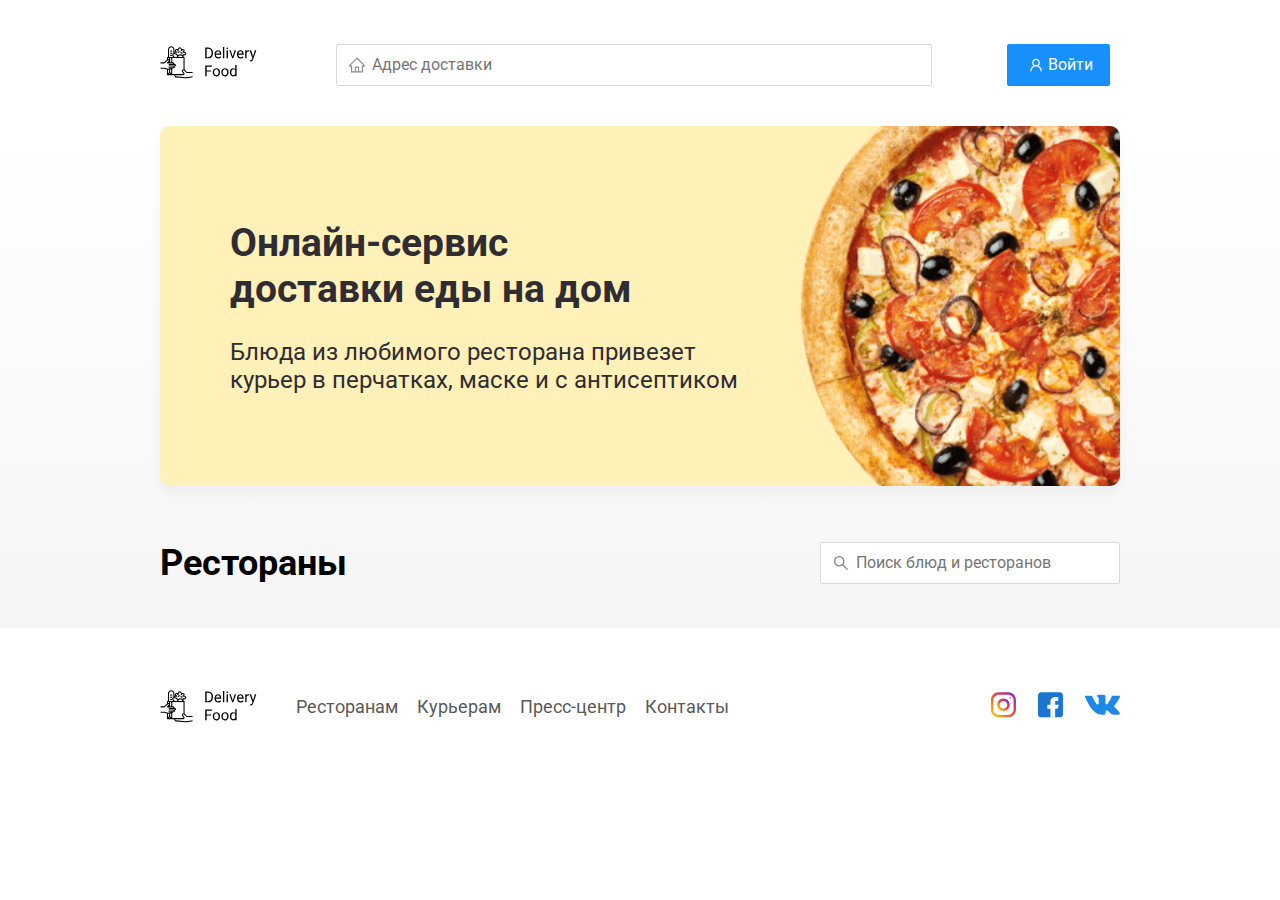
<file: index.html>
<!DOCTYPE html>
<html lang="ru">

<head>
	<meta charset="UTF-8" />
	<meta name="viewport" content="width=device-width, initial-scale=1.0" />
	<title>Delivery Food — доставка еды на дом</title>
	<link href="https://fonts.googleapis.com/css?family=Roboto:400,700&display=swap&subset=cyrillic" rel="stylesheet" />
	<link rel="stylesheet" href="css/normalize.css" />
	<link rel="stylesheet" href="css/style.css" />
	<script src="./js/auth.js" defer></script>
	<script src="./js/partners.js" defer></script>
</head>

<body>
	<div class="container">
		<header class="header">
			<a class="logo">
				<img src="img/icon/logo.svg" alt="Logo" />
			</a>
			<label class="address">
				<input type="text" class="input input-address" placeholder="Адрес доставки" />
			</label>
			<div class="buttons">
				<span class="user-name"></span>
				<button class="button button-primary button-auth">
					<span class="button-auth-svg"></span>
					<span class="button-text">Войти</span>
				</button>
				<button class="button button-cart" id="cart-button">
					<span class="button-cart-svg"></span>
					<span class="button-text">Корзина</span>
				</button>
				<button class="button button-primary button-out">
					<span class="button-text">Выйти</span>
					<span class="button-out-svg"></span>
				</button>
			</div>
		</header>
	</div>
	<!-- /.container  -->

	<main class="main">
		<div class="container">
			<section class="container-promo">
				<section class="promo pizza">
					<h1 class="promo-title">Онлайн-сервис <br />доставки еды на дом</h1>
					<p class="promo-text">
						Блюда из любимого ресторана привезет курьер в перчатках, маске и с антисептиком
					</p>
				</section>
				<!-- <section class="promo kebab">
					<h1 class="promo-title">Шашлыки на майские <br> со скидкой 35%</h1>
					<p class="promo-text">
						Закажите шашлыки в любом ресторане до 10 мая и получите скидку по промокоду OMAGAD
					</p>
				</section>
				<section class="promo vegetables">
					<h1 class="promo-title">Скидка 20% на всю еду <br> по промокоду LOVE.JS</h1>
					<p class="promo-text">
						Блюдо из ресторана привезут вместе с двумя подарочными книгами по фронтенду
					</p>
				</section>
				<section class="promo sushi">
					<h1 class="promo-title">Сеты со скидкой до 30% <br> в ресторанах</h1>
					<p class="promo-text">
						Скидки на сеты до 30 мая по промокоду DADADA
					</p>
				</section> -->
			</section>
			<section class="restaurants">
				<div class="section-heading">
					<h2 class="section-title">Рестораны</h2>
					<label class="search">
						<input type="text" class="input input-search" placeholder="Поиск блюд и ресторанов" />
					</label>
				</div>
				<div class="cards cards-restaurants">
					
					<!-- /.card -->
				</div>
				<!-- /.cards -->
			</section>
		</div>
		<!-- /.container -->
	</main>

	<footer class="footer">
		<div class="container">
			<div class="footer-block">
				<img src="img/icon/logo.svg" alt="logo" class="logo footer-logo" />
				<nav class="footer-nav">
					<a href="#" class="footer-link">Ресторанам </a>
					<a href="#" class="footer-link">Курьерам</a>
					<a href="#" class="footer-link">Пресс-центр</a>
					<a href="#" class="footer-link">Контакты</a>
				</nav>
				<div class="social-links">
					<a href="#" class="social-link"><img src="img/social/instagram.svg" alt="instagram" /></a>
					<a href="#" class="social-link"><img src="img/social/fb.svg" alt="facebook" /></a>
					<a href="#" class="social-link"><img src="img/social/vk.svg" alt="vk" /></a>
				</div>
				<!-- /.social-links -->
			</div>
			<!-- /.footer-block -->
		</div>
	</footer>

	<div class="modal modal-cart">
		<div class="modal-dialog">
			<div class="modal-header">
				<h3 class="modal-title">Корзина</h3>
				<button class="close">&times;</button>
			</div>
			<!-- /.modal-header -->
			<div class="modal-body">
				<div class="food-row">
					<span class="food-name">Ролл угорь стандарт</span>
					<strong class="food-price">250 ₽</strong>
					<div class="food-counter">
						<button class="counter-button">-</button>
						<span class="counter">1</span>
						<button class="counter-button">+</button>
					</div>
				</div>
				<!-- /.foods-row -->
				<div class="food-row">
					<span class="food-name">Ролл угорь стандарт</span>
					<strong class="food-price">250 ₽</strong>
					<div class="food-counter">
						<button class="counter-button">-</button>
						<span class="counter">1</span>
						<button class="counter-button">+</button>
					</div>
				</div>
				<!-- /.foods-row -->
				<div class="food-row">
					<span class="food-name">Ролл угорь стандарт</span>
					<strong class="food-price">250 ₽</strong>
					<div class="food-counter">
						<button class="counter-button">-</button>
						<span class="counter">1</span>
						<button class="counter-button">+</button>
					</div>
				</div>
				<!-- /.foods-row -->
				<div class="food-row">
					<span class="food-name">Ролл угорь стандарт</span>
					<strong class="food-price">250 ₽</strong>
					<div class="food-counter">
						<button class="counter-button">-</button>
						<span class="counter">1</span>
						<button class="counter-button">+</button>
					</div>
				</div>
				<!-- /.foods-row -->
			</div>
			<!-- /.modal-body -->
			<div class="modal-footer">
				<span class="modal-pricetag">1250 ₽</span>
				<div class="footer-buttons">
					<button class="button button-primary">Оформить заказ</button>
					<button class="button clear-cart">Отмена</button>
				</div>
			</div>
			<!-- /.modal-footer -->
		</div>
		<!-- /.modal-dialog -->
	</div>

	<div class="modal-auth">
		<div class="modal-dialog modal-dialog-auth">
			<button class="close-auth">&times;</button>
			<form id="logInForm">
				<fieldset class="modal-body">
					<legend class="modal-title">Авторизация</legend>
					<label class="label-auth">
						<span>Логин</span>
						<input id="login" type="text">
					</label>
					<label class="label-auth">
						<span>Пароль</span>
						<input id="password" type="password">
					</label>
				</fieldset>
				<!-- /.modal-body -->
				<div class="modal-footer">
					<div class="footer-buttons">
						<button class="button button-primary button-login" type="submit">Войти</button>
					</div>
				</div>
			</form>
			<!-- /.modal-footer -->
		</div>
		<!-- /.modal-dialog -->
	</div>
</body>

</html>
</file>
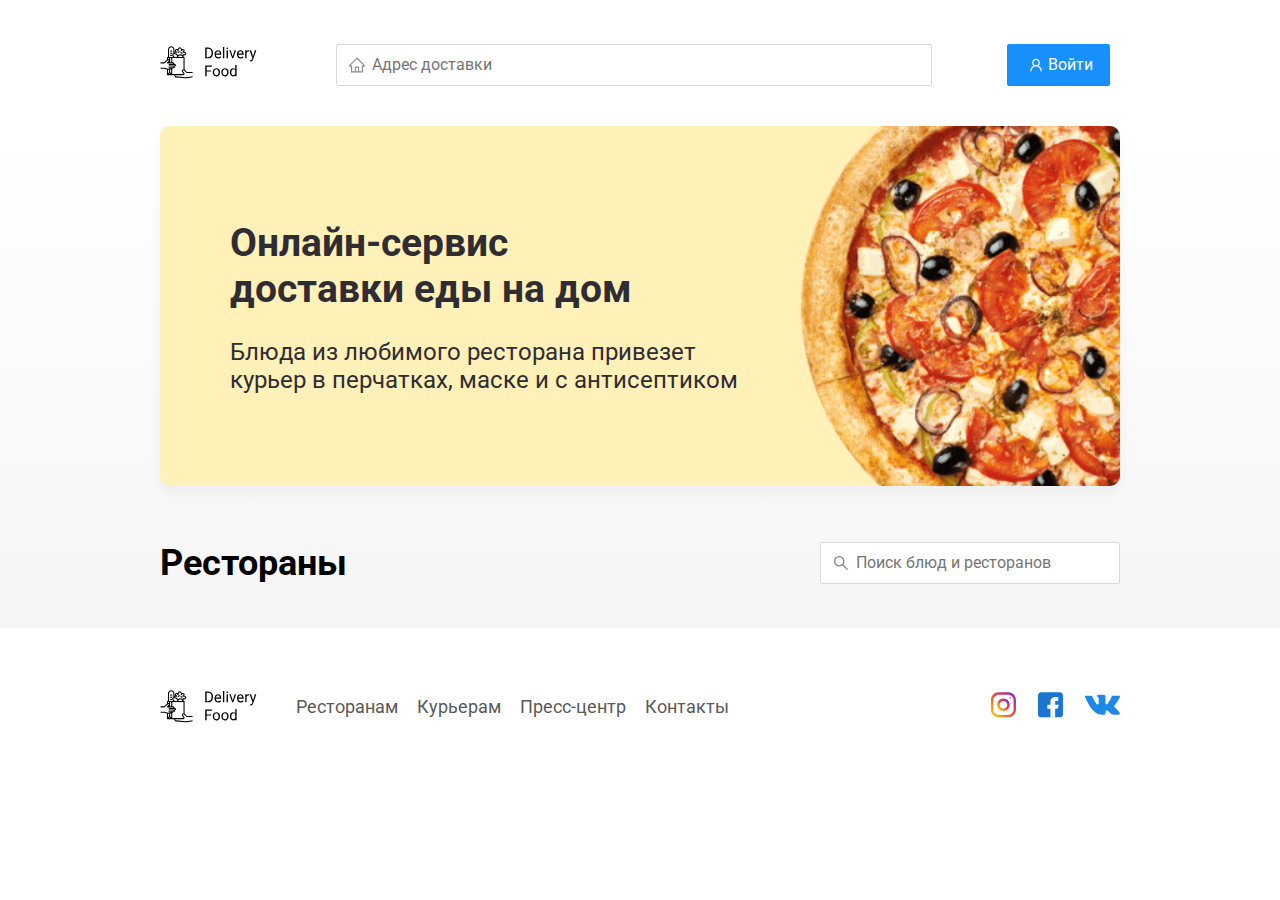
<file: restaurant.html>
<!DOCTYPE html>
<html lang="ru">

<head>
	<meta charset="UTF-8" />
	<meta name="viewport" content="width=device-width, initial-scale=1.0" />
	<title>PizzaBurger — доставка еды на дом</title>
	<link href="https://fonts.googleapis.com/css?family=Roboto:400,700&display=swap&subset=cyrillic" rel="stylesheet" />
	<link rel="stylesheet" href="css/normalize.css" />
	<link rel="stylesheet" href="css/style.css" />
	<script src="./js/auth.js" defer></script>
	<script src="./js/menu.js" defer></script>
</head>

<body>
	<div class="container">
		<header class="header">
			<a href="index.html" class="logo">
				<img src="img/icon/logo.svg" alt="Logo" />
			</a>
			<label class="address">
				<input type="text" class="input input-address" placeholder="Адрес доставки" />
			</label>
			<div class="buttons">
				<span class="user-name"></span>
				<button class="button button-primary button-auth">
					<span class="button-auth-svg"></span>
					<span class="button-text">Войти</span>
				</button>
				<button class="button button-cart" id="cart-button">
					<span class="button-cart-svg"></span>
					<span class="button-text">Корзина</span>
				</button>
				<button class="button button-primary button-out">
					<span class="button-text">Выйти</span>
					<span class="button-out-svg"></span>
				</button>
			</div>
		</header>
	</div>
	<!-- /.container  -->

	<main class="main">
		<div class="container">
			<section class="menu">
				<div class="section-heading">
					<h2 class="section-title restaurant-title">Пицца Плюс</h2>
					<div class="card-info">
						<div class="rating">
							4.5
						</div>
						<div class="price">От 900 ₽</div>
						<div class="category">Пицца</div>
					</div>
					<!-- /.card-info -->
				</div>
				<div class="cards cards-menu">
				<!-- /.cards -->
			</section>
		</div>
		<!-- /.container -->
	</main>

	<footer class="footer">
		<div class="container">
			<div class="footer-block">
				<img src="img/icon/logo.svg" alt="logo" class="logo footer-logo" />
				<nav class="footer-nav">
					<a href="#" class="footer-link">Ресторанам </a>
					<a href="#" class="footer-link">Курьерам</a>
					<a href="#" class="footer-link">Пресс-центр</a>
					<a href="#" class="footer-link">Контакты</a>
				</nav>
				<div class="social-links">
					<a href="#" class="social-link"><img src="img/social/instagram.svg" alt="instagram" /></a>
					<a href="#" class="social-link"><img src="img/social/fb.svg" alt="facebook" /></a>
					<a href="#" class="social-link"><img src="img/social/vk.svg" alt="vk" /></a>
				</div>
				<!-- /.social-links -->
			</div>
			<!-- /.footer-block -->
		</div>
	</footer>

	<div class="modal modal-cart">
		<div class="modal-dialog">
			<div class="modal-header">
				<h3 class="modal-title">Корзина</h3>
				<button class="close">&times;</button>
			</div>
			<!-- /.modal-header -->
			<div class="modal-body">
				<div class="food-row">
					<span class="food-name">Ролл угорь стандарт</span>
					<strong class="food-price">250 ₽</strong>
					<div class="food-counter">
						<button class="counter-button">-</button>
						<span class="counter">1</span>
						<button class="counter-button">+</button>
					</div>
				</div>
				<!-- /.foods-row -->
				<div class="food-row">
					<span class="food-name">Ролл угорь стандарт</span>
					<strong class="food-price">250 ₽</strong>
					<div class="food-counter">
						<button class="counter-button">-</button>
						<span class="counter">1</span>
						<button class="counter-button">+</button>
					</div>
				</div>
				<!-- /.foods-row -->
				<div class="food-row">
					<span class="food-name">Ролл угорь стандарт</span>
					<strong class="food-price">250 ₽</strong>
					<div class="food-counter">
						<button class="counter-button">-</button>
						<span class="counter">1</span>
						<button class="counter-button">+</button>
					</div>
				</div>
				<!-- /.foods-row -->
				<div class="food-row">
					<span class="food-name">Ролл угорь стандарт</span>
					<strong class="food-price">250 ₽</strong>
					<div class="food-counter">
						<button class="counter-button">-</button>
						<span class="counter">1</span>
						<button class="counter-button">+</button>
					</div>
				</div>
				<!-- /.foods-row -->
			</div>
			<!-- /.modal-body -->
			<div class="modal-footer">
				<span class="modal-pricetag">1250 ₽</span>
				<div class="footer-buttons">
					<button class="button button-primary">Оформить заказ</button>
					<button class="button clear-cart">Отмена</button>
				</div>
			</div>
			<!-- /.modal-footer -->
		</div>
		<!-- /.modal-dialog -->
	</div>

	<div class="modal-auth">
		<div class="modal-dialog modal-dialog-auth">
			<button class="close-auth">&times;</button>
			<form id="logInForm">
				<fieldset class="modal-body">
					<legend class="modal-title">Авторизация</legend>
					<label class="label-auth">
						<span>Логин</span>
						<input id="login" type="text">
					</label>
					<label class="label-auth">
						<span>Пароль</span>
						<input id="password" type="password">
					</label>
				</fieldset>
				<!-- /.modal-body -->
				<div class="modal-footer">
					<div class="footer-buttons">
						<button class="button button-primary button-login" type="submit">Войти</button>
					</div>
				</div>
			</form>
			<!-- /.modal-footer -->
		</div>
		<!-- /.modal-dialog -->
	</div>
</body>

</html>
</file>
<file: css/style.css>
* {
  box-sizing: border-box;
}

body {
  font-family: "Roboto", sans-serif;
  padding-top: 44px;
}

a,
button {
  cursor: pointer;
  color: inherit;
}

.hide {
  display: none;
}

.container {
  max-width: 1200px;
  margin: auto;
}

.header {
  display: flex;
  align-items: center;
  justify-content: space-between;
  margin-bottom: 40px;
}

.input {
  background-color: #ffffff;
  border: 1px solid #d9d9d9;
  border-radius: 2px;
  font-size: 16px;
  line-height: 24px;
  padding: 8px 8px 8px 35px;
  background-repeat: no-repeat;
  background-position: left 11px center;
}

.address {
  flex: 0.8;
}

.input-address {
  width: 100%;
  background-image: url(../img/icon/home.svg);
}

.search {
  margin-left: auto;
}

.input-search {
  width: 300px;
  background-image: url(../img/icon/search.svg);
}

.buttons {
  display: flex;
  align-items: center;
}

.button {
  display: flex;
  align-items: center;
  padding: 8px 16px;
  background: #ffffff;
  border: 1px solid #d9d9d9;
  box-sizing: border-box;
  box-shadow: 0 0 2px rgba(0, 0, 0, 0.0015);
  border-radius: 2px;
  color: #595959;
  font-size: 16px;
  line-height: 24px;
}

.button:hover {
  background: #1890ff;
  border: 1px solid #1890ff;
  color: #fff;
}

.button-primary {
  background: #1890ff;
  border: 1px solid #1890ff;
  color: #fff;
  margin-right: 10px;
}

.button-primary:hover {
  background: #ffffff;
  border: 1px solid #d9d9d9;
  color: #595959;
}

.button-icon {
  margin-right: 6px;
}

.button-card-text {
  margin-right: 10px;
}

.button-auth {
  background-position: 20px 13px;
}

.button-primary .button-auth-svg {
  width: 24px;
  height: 24px;
  background-color: #fff;
  -webkit-mask: url("../img/icon/user.svg") no-repeat 50% 50%;
  mask: url("../img/icon/user.svg") no-repeat 50% 50%;
  background-repeat: no-repeat;
}

.button-primary:hover .button-auth-svg {
  background-color: #595959;
}

.button .button-cart-svg {
  width: 24px;
  height: 24px;
  background-color: #595959;
  -webkit-mask: url("../img/icon/shopping-cart.svg") no-repeat 50% 50%;
  mask: url("../img/icon/shopping-cart.svg") no-repeat 50% 50%;
  background-repeat: no-repeat;
}

.button-primary .button-cart-svg {
  background-color: #fff;
}

.button:hover .button-cart-svg {
  background-color: #fff;
}

.button-primary:hover .button-cart-svg {
  background-color: #595959;
}

.button-cart {
  display: none;
  margin: 0 5px;
}

.button-out {
  display: none;
  margin: 0 5px;
}

.user-name {
  display: none;
  margin-right: 20px;
  font-weight: bold;
  font-size: 18px;
}

.promo-slider {
  width: 600px;
  height: 300px;
}

.promo {
  box-shadow: 0 7px 12px rgba(158, 158, 163, 0.1);
  border-radius: 10px;
  padding: 68px 70px;
  margin-bottom: 56px;
}

.pizza {
  background: #fff1b8 url(../img/promo/pizza.png) no-repeat top -100px right -250px /
    830px;
}

.kebab {
  background: #d6e4ff url(../img/promo/kebab.png) no-repeat top 45px right 40px /
    450px;
}

.vegetables {
  background: #fff566 url(../img/promo/vegetables.png) no-repeat top 0 right 0 /
    825px;
}

.sushi {
  background: #fff1f0 url(../img/promo/sushi.png) no-repeat top 10px right 15px /
    500px;
}

.promo-title {
  font-style: normal;
  font-weight: bold;
  font-size: 39px;
  line-height: 46px;
  color: #302c34;
}

.promo-text {
  font-style: normal;
  font-weight: normal;
  font-size: 24px;
  line-height: 28px;
  color: #302c34;
  max-width: 538px;
}

.main {
  background: linear-gradient(
    180deg,
    rgba(245, 245, 245, 0) 1.04%,
    #f5f5f5 100%
  );
}

.section-heading {
  display: flex;
  align-items: center;
  margin-bottom: 44px;
}

.section-title {
  font-style: normal;
  font-weight: bold;
  font-size: 36px;
  line-height: 42px;
  margin: 0 30px 0 0;
  color: #000000;
}

.cards {
  display: flex;
  align-items: flex-start;
  justify-content: space-between;
  flex-wrap: wrap;
}

.card {
  background: #ffffff;
  box-shadow: 0 4px 12px rgba(0, 0, 0, 0.05);
  border-radius: 7px;
  overflow: hidden;
  margin-bottom: 30px;
  flex-basis: 31%;
  text-decoration: none;
}

.card-restaurant {
  cursor: pointer;
}

.card-image {
  width: 100%;
  height: 250px;
  object-fit: cover;
}

.card-text {
  padding: 20px 23px 35px;
  min-height: 275px;
  display: flex;
  flex-direction: column;
}

.restaurants .card-text {
  min-height: auto;
}

.card-heading {
  display: flex;
  align-items: center;
  justify-content: space-between;
  margin-bottom: 10px;
}

.card-title {
  margin: 0;
  font-style: normal;
  font-weight: bold;
  font-size: 22px;
  line-height: 32px;
}

.card-title-reg {
  font-weight: 400;
}

.card-tag {
  font-style: normal;
  font-weight: normal;
  font-size: 12px;
  line-height: 20px;
  color: #ffffff;
  background: #262626;
  border-radius: 2px;
  padding: 1px 8px;
}

.card-info {
  display: flex;
  align-items: center;
  flex-wrap: wrap;
}

.card-buttons {
  display: flex;
  margin-top: 24px;
  flex-grow: 1;
  align-items: flex-end;
}

.card-price-bold {
  font-weight: bold;
  font-size: 20px;
  line-height: 32px;
  margin-left: 30px;
}

.rating {
  background-image: url("../img/icon/rating.svg");
  background-repeat: no-repeat;
  background-position: 0 7px;
  padding-left: 20px;
  margin-right: 26px;
  color: #ffc107;
  font-weight: bold;
  font-size: 18px;
  line-height: 32px;
}

.price,
.category {
  color: #8c8c8c;
  font-size: 18px;
  line-height: 32px;
}

.price {
  margin-right: 10px;
}

.ingredients {
  color: #8c8c8c;
  font-size: 18px;
  line-height: 21px;
}

.category {
  text-overflow: ellipsis;
  overflow: hidden;
  white-space: nowrap;
  max-width: 150px;
}

.price:after {
  content: "";
  width: 5px;
  height: 5px;
  background-color: #8c8c8c;
  display: inline-block;
  vertical-align: middle;
  border-radius: 50%;
  margin-left: 10px;
}

.footer {
  padding: 60px 0;
}

.footer-block {
  display: flex;
  align-items: center;
  justify-content: space-between;
}

.footer-nav {
  margin-left: 35px;
  margin-right: auto;
}

.footer-link {
  display: inline-block;
  color: #595959;
  font-style: normal;
  font-weight: normal;
  font-size: 18px;
  line-height: 21px;
  text-decoration: none;
}

.footer-link:not(:last-child) {
  margin-right: 15px;
}

.social-links {
  display: flex;
  align-items: center;
}

.social-link:not(:last-child) {
  margin-right: 21px;
}

.modal {
  position: fixed;
  left: 0;
  top: 0;
  width: 100%;
  height: 100%;
  background: rgba(0, 0, 0, 0.4);
  display: none;
  z-index: 999;
}

.modal-auth {
  position: fixed;
  left: 0;
  top: 0;
  width: 100%;
  height: 100%;
  background: rgba(0, 0, 0, 0.4);
  display: none;
  z-index: 999;
}

.is-open {
  display: flex;
}

.modal-dialog {
  max-width: 780px;
  width: 95%;
  background: #ffffff;
  border-radius: 5px;
  margin: auto;
  padding: 40px 45px;
}

.modal-dialog-auth {
  width: auto;
  position: relative;
}

.label-auth {
  display: block;
  margin: 30px;
}

.label-auth span {
  width: 80px;
  display: inline-block;
}

.modal-header {
  display: flex;
  align-items: center;
  justify-content: space-between;
  margin-bottom: 45px;
}

.modal-title {
  margin: 0;
  font-weight: bold;
  font-size: 36px;
  line-height: 42px;
}

.close {
  font-size: 36px;
  border: none;
  background-color: transparent;
}

.close-auth {
  font-size: 36px;
  border: none;
  background-color: transparent;
  position: absolute;
  top: 10px;
  right: 20px;
}

.modal-body {
  margin-bottom: 22px;
}

.food-row {
  display: flex;
  align-items: flex-start;
  justify-content: space-between;
  padding-bottom: 8px;
  border-bottom: 1px solid #d9d9d9;
  margin-bottom: 15px;
}

.food-name {
  font-weight: normal;
  font-size: 18px;
  line-height: 32px;
}

.food-price {
  margin-left: auto;
  margin-right: 47px;
  font-weight: bold;
  font-size: 20px;
  line-height: 32px;
}

.food-counter {
  display: flex;
  align-items: center;
}

.counter-button {
  display: flex;
  align-items: center;
  justify-content: center;
  width: 39px;
  height: 32px;
  background: #ffffff;
  border: 1px solid #40a9ff;
  box-sizing: border-box;
  border-radius: 2px;
  font-weight: normal;
  font-size: 14px;
  line-height: 22px;
  color: #40a9ff;
}

.counter-button:hover {
  background: #40a9ff;
  border: 1px solid #ffffff;
  color: #ffffff;
}

.counter {
  font-size: 16px;
  line-height: 24px;
  margin-left: 10px;
  margin-right: 10px;
}

.modal-footer {
  display: flex;
  align-items: center;
  justify-content: space-between;
}

.modal-auth .modal-footer {
  justify-content: flex-end;
}

.footer-buttons {
  display: flex;
  align-items: center;
}

.modal-pricetag {
  background: #262626;
  border-radius: 5px;
  color: #ffffff;
  padding: 15px 20px;
  font-size: 20px;
  line-height: 23px;
}

@media (max-width: 1366px) {
  .container {
    max-width: 960px;
  }

  .pizza {
    background-position: center right -300px;
    background-size: 750px;
  }

  .kebab {
    background-position: top -5px right -93px;
    background-size: 530px;
  }

  .vegetables {
    background-position: top 0 right -93px;
    background-size: 820px;
  }

  .sushi {
    background-position: center right -90px;
  }

  .rating {
    margin-right: 15px;
  }

  .category,
  .price {
    font-size: 14px;
  }
}

@media (max-width: 992px) {
  .container {
    max-width: 750px;
  }

  .pizza {
    padding: 50px;
    background-size: 500px;
    background-position: center right -200px;
  }

  .kebab {
    background-position: top 55px right -100px;
    background-size: 385px;
  }

  .vegetables {
    background-position: top 0 right -280px;
    background-size: 810px;
  }

  .sushi {
    background-position: top 30px right -175px;
  }

  .promo-text {
    font-size: 18px;
    max-width: 400px;
  }

  .card {
    flex-basis: 49%;
  }

  .footer-link {
    font-size: 16px;
  }
}

@media (max-width: 768px) {
  .container {
    max-width: 560px;
  }

  .card-info {
    flex-wrap: wrap;
  }

  .card .rating {
    flex-basis: 100%;
  }

  .card-title {
    font-size: 18px;
  }

  .card-text {
    min-height: 290px;
  }

  .card-price-bold {
    margin-left: 20px;
  }

  .pizza {
    background-size: 400px;
    background-position: bottom 50px right -200px;
  }

  .kebab {
    background-position: top -5px right -74px;
    background-size: 300px;
  }

  .vegetables {
    background-position: top 0 right -240px;
    background-size: 702px;
  }

  .sushi {
    background-position: top -24px right -75px;
    background-size: 302px;
  }

  .promo-title {
    font-size: 24px;
    line-height: 1.4;
  }

  .promo-text {
    margin-top: 0;
  }
}

@media (max-width: 578px) {
  .container {
    width: 90%;
  }

  .address {
    min-width: 100%;
    order: 1;
  }

  .header {
    flex-wrap: wrap;
  }

  .input-address {
    margin-top: 15px;
    order: 5;
    flex: 1;
  }

  .promo {
    background-image: none;
  }

  .promo-title {
    margin-bottom: 10px;
  }

  .section-title {
    font-size: 20px;
  }

  .card {
    flex-basis: 100%;
  }

  .card-text {
    min-height: auto;
  }

  .card-image {
    width: 100%;
  }

  .footer {
    padding: 30px 0;
  }

  .footer-block {
    align-items: flex-start;
  }

  .footer-nav {
    margin-left: 0;
    margin-right: 0;
    order: 0;
    display: flex;
    flex-direction: column;
  }

  .footer-logo {
    margin-right: 15px;
    order: 1;
  }

  .social-links {
    order: 2;
  }
}

@media (max-width: 480px) {
  .button-text {
    display: none;
  }

  .button-icon {
    margin: 0;
  }

  .user-name {
    margin: 10px;
  }

  .buttons {
    flex-wrap: wrap;
    margin-left: auto;
  }

  .button {
    min-height: 40px;
    padding: 5px 12px;
  }

  .button-out-svg {
    width: 24px;
    height: 24px;
    background-color: #fff;
    -webkit-mask: url(../img/icon/logout.svg) no-repeat 50% 50%;
    mask: url(../img/icon/logout.svg) no-repeat 50% 50%;
    background-repeat: no-repeat;
    -webkit-mask-size: 20px;
    mask-size: 20px;
  }

  .promo {
    padding: 20px;
  }

  .section-heading {
    flex-wrap: wrap;
  }

  .footer-block {
    flex-wrap: wrap;
    flex-direction: column;
    align-items: center;
  }

  .footer-logo {
    order: 0;
    margin-bottom: 20px;
  }

  .footer-nav {
    margin-bottom: 20px;
    text-align: center;
  }

  .footer-link:not(:last-child) {
    margin-right: 0;
  }
}
</file>
